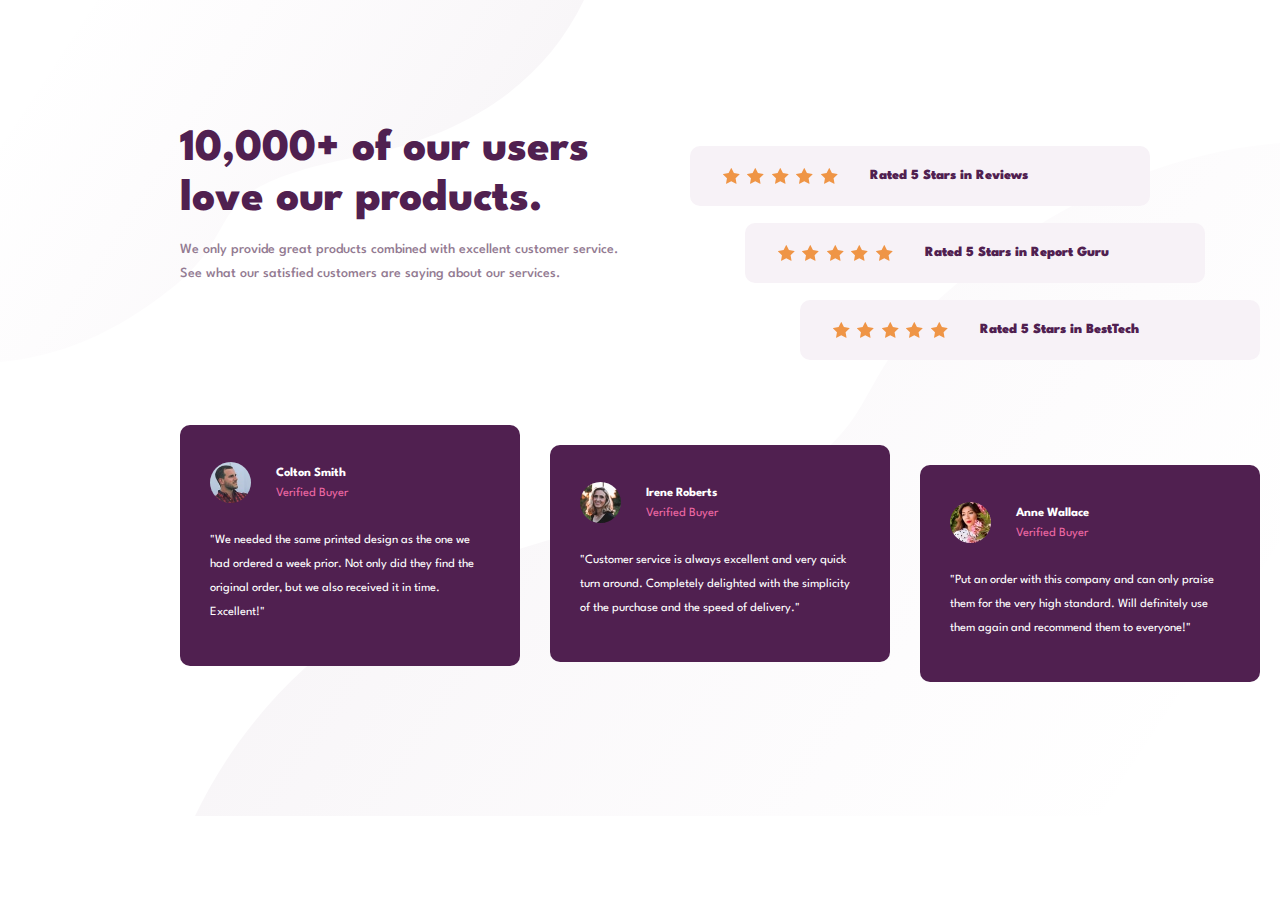
<file: index.html>
<!DOCTYPE html>
<html lang="en">
  <head>
    <meta charset="UTF-8" />
    <meta name="viewport" content="width=device-width, initial-scale=1.0" />
    <!-- displays site properly based on user's device -->

    <link
      rel="icon"
      type="image/png"
      sizes="32x32"
      href="./images/favicon-32x32.png"
    />
    <link rel="stylesheet" href="./stylesheet.css" />
    <!--Agregando el font-->
    <link rel="preconnect" href="https://fonts.googleapis.com" />
    <link rel="preconnect" href="https://fonts.gstatic.com" crossorigin />
    <link
      href="https://fonts.googleapis.com/css2?family=Spartan:wght@400;500;700&display=swap"
      rel="stylesheet"
    />
    <title>Frontend Mentor | Social proof section</title>
  </head>

  <body>
    <!-- header section -->
    <header>
      <h1>10,000+ of our users love our products.</h1>
      <p>
        We only provide great products combined with excellent customer service.
        See what our satisfied customers are saying about our services.
      </p>
    </header>

    <div class="rankings">
      <div class="ranking" id="rk1">
        <div class="ranking-star">
          <img src="./images/icon-star.svg" alt="estrella" />
          <img src="./images/icon-star.svg" alt="estrella" />
          <img src="./images/icon-star.svg" alt="estrella" />
          <img src="./images/icon-star.svg" alt="estrella" />
          <img src="./images/icon-star.svg" alt="estrella" />
        </div>
        <p><strong>Rated 5 Stars in Reviews</strong></p>
      </div>

      <div class="ranking" id="rk2">
        <div class="ranking-star">
          <img src="./images/icon-star.svg" alt="estrella" />
          <img src="./images/icon-star.svg" alt="estrella" />
          <img src="./images/icon-star.svg" alt="estrella" />
          <img src="./images/icon-star.svg" alt="estrella" />
          <img src="./images/icon-star.svg" alt="estrella" />
        </div>
        <p><strong>Rated 5 Stars in Report Guru</strong></p>
      </div>

      <div class="ranking" id="rk3">
        <div class="ranking-star">
          <img src="./images/icon-star.svg" alt="estrella" />
          <img src="./images/icon-star.svg" alt="estrella" />
          <img src="./images/icon-star.svg" alt="estrella" />
          <img src="./images/icon-star.svg" alt="estrella" />
          <img src="./images/icon-star.svg" alt="estrella" />
        </div>
        <p><strong>Rated 5 Stars in BestTech</strong></p>
      </div>
    </div>

    <div class="cards">
      <div class="card" id="sec1">
        <div class="perfil" id="colton">
          <img src="./images/image-colton.jpg" alt="perfil-img" />
          <div class="perfil-info">
            <p><strong>Colton Smith</strong></p>
            <p>Verified Buyer</p>
          </div>
        </div>
        <div class="perfil-hist">
          <p>
            "We needed the same printed design as the one we had ordered a week
            prior. Not only did they find the original order, but we also
            received it in time. Excellent!"
          </p>
        </div>
      </div>

      <div class="card" id="sec2">
        <div class="perfil" id="irene">
          <img src="./images/image-irene.jpg" alt="perfil-img" />
          <div class="perfil-info">
            <p><strong>Irene Roberts</strong></p>
            <p>Verified Buyer</p>
          </div>
        </div>
        <div class="perfil-hist">
          <p>
            "Customer service is always excellent and very quick turn around.
            Completely delighted with the simplicity of the purchase and the
            speed of delivery."
          </p>
        </div>
      </div>

      <div class="card" id="sec3">
        <div class="perfil" id="anne">
          <img src="./images/image-anne.jpg" alt="perfil-img" />
          <div class="perfil-info">
            <p><strong>Anne Wallace</strong></p>
            <p>Verified Buyer</p>
          </div>
        </div>
        <div class="perfil-hist">
          <p>
            "Put an order with this company and can only praise them for the
            very high standard. Will definitely use them again and recommend
            them to everyone!"
          </p>
        </div>
      </div>
    </div>
  </body>
</html>
</file>
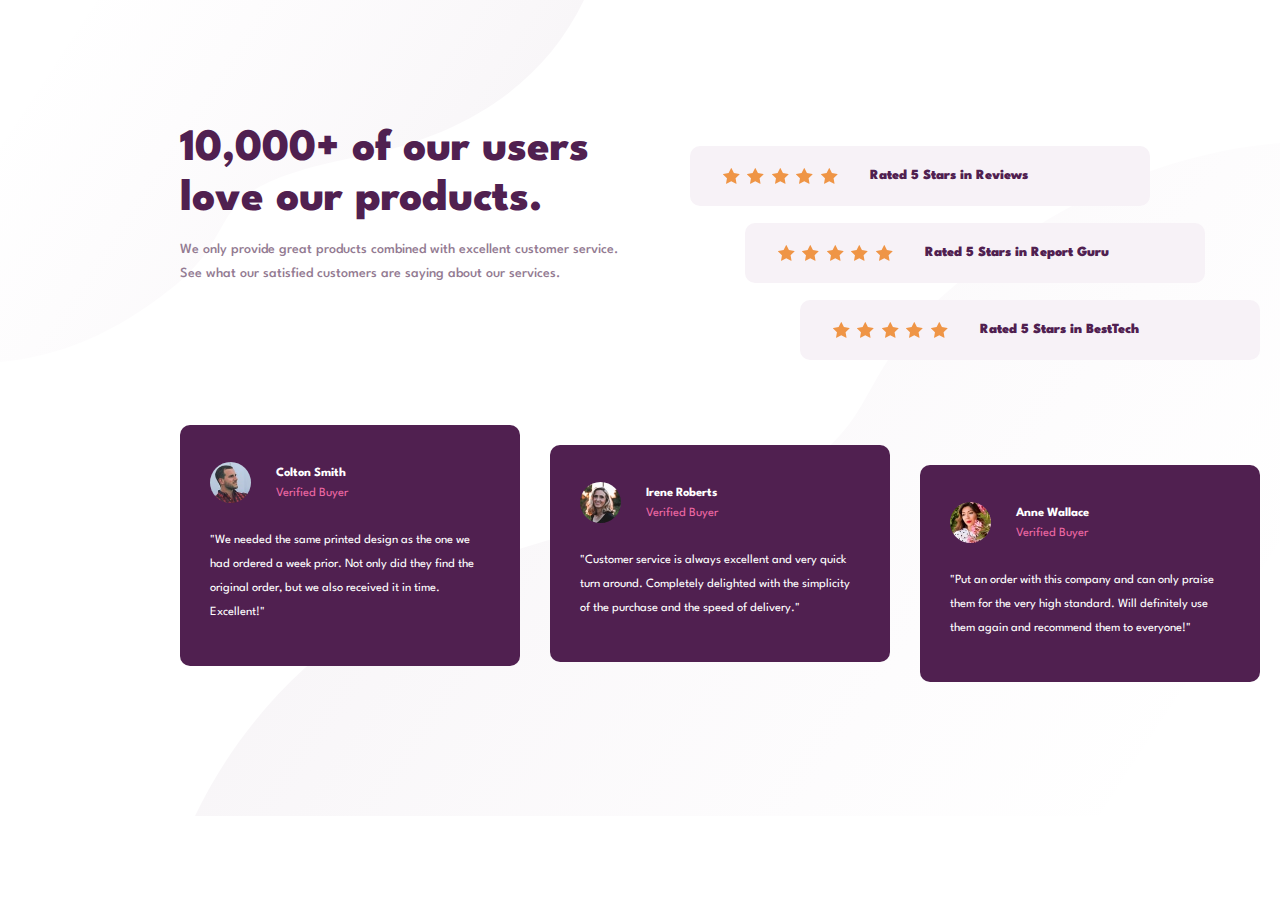
<file: index.example.html>
<!DOCTYPE html>
<html lang="en">
  <head>
    <meta charset="UTF-8" />
    <meta name="viewport" content="width=device-width, initial-scale=1.0" />
    <!-- displays site properly based on user's device -->

    <link
      rel="icon"
      type="image/png"
      sizes="32x32"
      href="./images/favicon-32x32.png"
    />
    <link rel="stylesheet" href="./stylesheet.example.css" />
    <link
      rel="stylesheet"
      href="./stylesheet-movile.css"
      media="(max-width:900px)"
    />
    <!--Agregando el font-->
    <link rel="preconnect" href="https://fonts.googleapis.com" />
    <link rel="preconnect" href="https://fonts.gstatic.com" crossorigin />
    <link
      href="https://fonts.googleapis.com/css2?family=Spartan:wght@400;500;700&display=swap"
      rel="stylesheet"
    />
    <title>Frontend Mentor | Social proof section</title>
  </head>

  <body>
    <header>
      <h1>10,000+ of our users love our products.</h1>
      <p>
        We only provide great products combined with excellent customer service.
        See what our satisfied customers are saying about our services.
      </p>
    </header>

    <div class="rankings">
      <div class="ranking" id="rk1">
        <div class="ranking-star">
          <img src="./images/icon-star.svg" alt="estrella" />
          <img src="./images/icon-star.svg" alt="estrella" />
          <img src="./images/icon-star.svg" alt="estrella" />
          <img src="./images/icon-star.svg" alt="estrella" />
          <img src="./images/icon-star.svg" alt="estrella" />
        </div>
        <p><strong>Rated 5 Stars in Reviews</strong></p>
      </div>

      <div class="ranking" id="rk2">
        <div class="ranking-star">
          <img src="./images/icon-star.svg" alt="estrella" />
          <img src="./images/icon-star.svg" alt="estrella" />
          <img src="./images/icon-star.svg" alt="estrella" />
          <img src="./images/icon-star.svg" alt="estrella" />
          <img src="./images/icon-star.svg" alt="estrella" />
        </div>
        <p><strong>Rated 5 Stars in Report Guru</strong></p>
      </div>

      <div class="ranking" id="rk3">
        <div class="ranking-star">
          <img src="./images/icon-star.svg" alt="estrella" />
          <img src="./images/icon-star.svg" alt="estrella" />
          <img src="./images/icon-star.svg" alt="estrella" />
          <img src="./images/icon-star.svg" alt="estrella" />
          <img src="./images/icon-star.svg" alt="estrella" />
        </div>
        <p><strong>Rated 5 Stars in BestTech</strong></p>
      </div>
    </div>

    <div class="cards">
      <div class="card" id="sec1">
        <div class="perfil" id="colton">
          <img src="./images/image-colton.jpg" alt="perfil-img" />
          <div class="perfil-info">
            <p><strong>Colton Smith</strong></p>
            <p>Verified Buyer</p>
          </div>
        </div>
        <div class="perfil-hist">
          <p>
            "We needed the same printed design as the one we had ordered a week
            prior. Not only did they find the original order, but we also
            received it in time. Excellent!"
          </p>
        </div>
      </div>

      <div class="card" id="sec2">
        <div class="perfil" id="irene">
          <img src="./images/image-irene.jpg" alt="perfil-img" />
          <div class="perfil-info">
            <p><strong>Irene Roberts</strong></p>
            <p>Verified Buyer</p>
          </div>
        </div>
        <div class="perfil-hist">
          <p>
            "Customer service is always excellent and very quick turn around.
            Completely delighted with the simplicity of the purchase and the
            speed of delivery."
          </p>
        </div>
      </div>

      <div class="card" id="sec3">
        <div class="perfil" id="anne">
          <img src="./images/image-anne.jpg" alt="perfil-img" />
          <div class="perfil-info">
            <p><strong>Anne Wallace</strong></p>
            <p>Verified Buyer</p>
          </div>
        </div>
        <div class="perfil-hist">
          <p>
            "Put an order with this company and can only praise them for the
            very high standard. Will definitely use them again and recommend
            them to everyone!"
          </p>
        </div>
      </div>
    </div>
  </body>
</html>
</file>
<file: stylesheet.css>
/* Estilos genericos */
html {
  font-size: 62.5%;
}

body {
  background-image: url(./images/bg-pattern-top-desktop.svg),
    url(./images/bg-pattern-bottom-desktop.svg);
  background-position: left top, bottom right;
  background-repeat: no-repeat, no-repeat;
  height: 800px;
  font-family: Spartan;
  font-weight: 400;
  line-height: 240%;
}

/* Estilos del header */

header {
  position: absolute;
  width: 440px;
  top: 95px;
  left: 180px;
}

header h1 {
  font-size: 4.5em;
  font-weight: 800;
  line-height: 110%;
  margin-block-end: 0em;
  color: hsl(300, 43%, 22%);
}

header p {
  font-weight: 500;
  font-size: 1.4em;
  color: hsl(303, 10%, 53%);
}

/* Estilos del ranking section */

.ranking {
  position: absolute;
  display: flex;
  align-items: center;
  width: 460px;
  box-sizing: border-box;
  border-radius: 10px;
  background: hsl(300, 24%, 96%);
  -webkit-border-radius: 10px;
  -moz-border-radius: 10px;
  -ms-border-radius: 10px;
  -o-border-radius: 10px;
}

.ranking p {
  display: inline-block;
  text-align: center;
  font-size: 1.4em;
  color: hsl(300, 43%, 22%);
  font-weight: 800;
  margin: 18px 0px;
}

.ranking-star {
  display: flex;
  width: 130px;
  padding: 0px 25px;
  align-items: center;
  justify-content: space-evenly;
}

#rk1 {
  top: 146px;
  left: 690px;
}

#rk2 {
  top: 223px;
  left: 745px;
}

#rk3 {
  top: 300px;
  left: 800px;
}

/* Estilos del card section */

.card {
  position: absolute;
  display: inline-block;
  width: 340px;
  border-radius: 10px;
  padding: 25px 30px 30px;
  box-sizing: border-box;
  font-size: 1.25em;
  background: hsl(300, 43%, 22%);
  color: hsl(0, 0%, 100%);
}

.card img {
  width: 14.7%;
  height: 14.7%;
  border-radius: 100%;
}

.perfil {
  display: flex;
  align-items: center;
}

.perfil-info {
  padding-left: 8.8%;
  line-height: 160%;
}

.perfil-info p:nth-child(1) {
  font-weight: 500;
  margin-block-end: 0em;
}

.perfil-info p:nth-child(2) {
  color: hsl(333, 80%, 67%);
  margin-block-start: 0em;
}

#sec1 {
  top: 425px;
  left: 180px;
}

#sec2 {
  top: 445px;
  left: 550px;
}

#sec3 {
  top: 465px;
  left: 920px;
}
</file>
<file: stylesheet.example.css>
/* Estilos genericos */
html {
  font-size: 62.5%;
}

body {
  background-image: url(./images/bg-pattern-top-desktop.svg),
    url(./images/bg-pattern-bottom-desktop.svg);
  background-position: left top, bottom right;
  background-repeat: no-repeat, no-repeat;
  height: 800px;
  font-family: Spartan;
  font-weight: 400;
  line-height: 240%;
}

/* Estilos del header */

header {
  position: absolute;
  width: 440px;
  top: 95px;
  left: 180px;
}

header h1 {
  font-size: 4.5em;
  font-weight: 800;
  line-height: 110%;
  margin-block-end: 0em;
  color: hsl(300, 43%, 22%);
}
header p {
  font-weight: 500;
  font-size: 1.4em;
  color: hsl(303, 10%, 53%);
}

/* Estilos del ranking section */

.ranking {
  position: absolute;
  display: flex;
  align-items: center;
  width: 460px;
  box-sizing: border-box;
  border-radius: 10px;
  background: hsl(300, 24%, 96%);
  -webkit-border-radius: 10px;
  -moz-border-radius: 10px;
  -ms-border-radius: 10px;
  -o-border-radius: 10px;
}

.ranking p {
  display: inline-block;
  text-align: center;
  font-size: 1.4em;
  color: hsl(300, 43%, 22%);
  font-weight: 800;
  margin: 18px 0px;
}

.ranking-star {
  display: flex;
  width: 130px;
  padding: 0px 25px;
  align-items: center;
  justify-content: space-evenly;
}

#rk1 {
  top: 146px;
  left: 690px;
}

#rk2 {
  top: 223px;
  left: 745px;
}

#rk3 {
  top: 300px;
  left: 800px;
}

/* Estilos del card section */

.card {
  position: absolute;
  display: inline-block;
  width: 340px;
  border-radius: 10px;
  padding: 25px 30px 30px;
  box-sizing: border-box;
  font-size: 1.25em;
  background: hsl(300, 43%, 22%);
  color: hsl(0, 0%, 100%);
}

.card img {
  width: 14.7%;
  height: 14.7%;
  border-radius: 100%;
}

.perfil {
  display: flex;
  align-items: center;
}

.perfil-info {
  padding-left: 8.8%;
  line-height: 160%;
}

.perfil-info p:nth-child(1) {
  font-weight: 500;
  margin-block-end: 0em;
}

.perfil-info p:nth-child(2) {
  color: hsl(333, 80%, 67%);
  margin-block-start: 0em;
}

#sec1 {
  top: 425px;
  left: 180px;
}

#sec2 {
  top: 445px;
  left: 550px;
}

#sec3 {
  top: 465px;
  left: 920px;
}
</file>
<file: stylesheet-movile.css>
body{
    background-image: url(./images/bg-pattern-top-mobile.svg), url(./images/bg-pattern-bottom-mobile.svg);
    background-position: left top, bottom right;
    background-repeat: no-repeat, no-repeat;
    padding: 40px 16px 70px;
    display: flex;
    flex-direction: column;
    align-items: center;
    height: 100%;
}
header{
    align-items: center;
    position: inherit;
    width: 100%;
    text-align: center;
    margin: 10px;
}
header h1{
    display: inline-block;
    width: 80%;
    font-size: 3em;
}
header p{
    font-size: 1.4em;
}
.ranking{
    display: flex;
    padding: 18px 0px 0px;
    flex-direction: column;
    align-items: center;
    position: inherit;
    width: 100%;
    margin: 10px;
}
.ranking p{
    margin-top: 10px;
}
.card{
    position: inherit;
    width: 100%;
    margin: 10px;
    font-size: 1.29em;
}
#rk3{
    margin-bottom: 40px;
}
</file>
